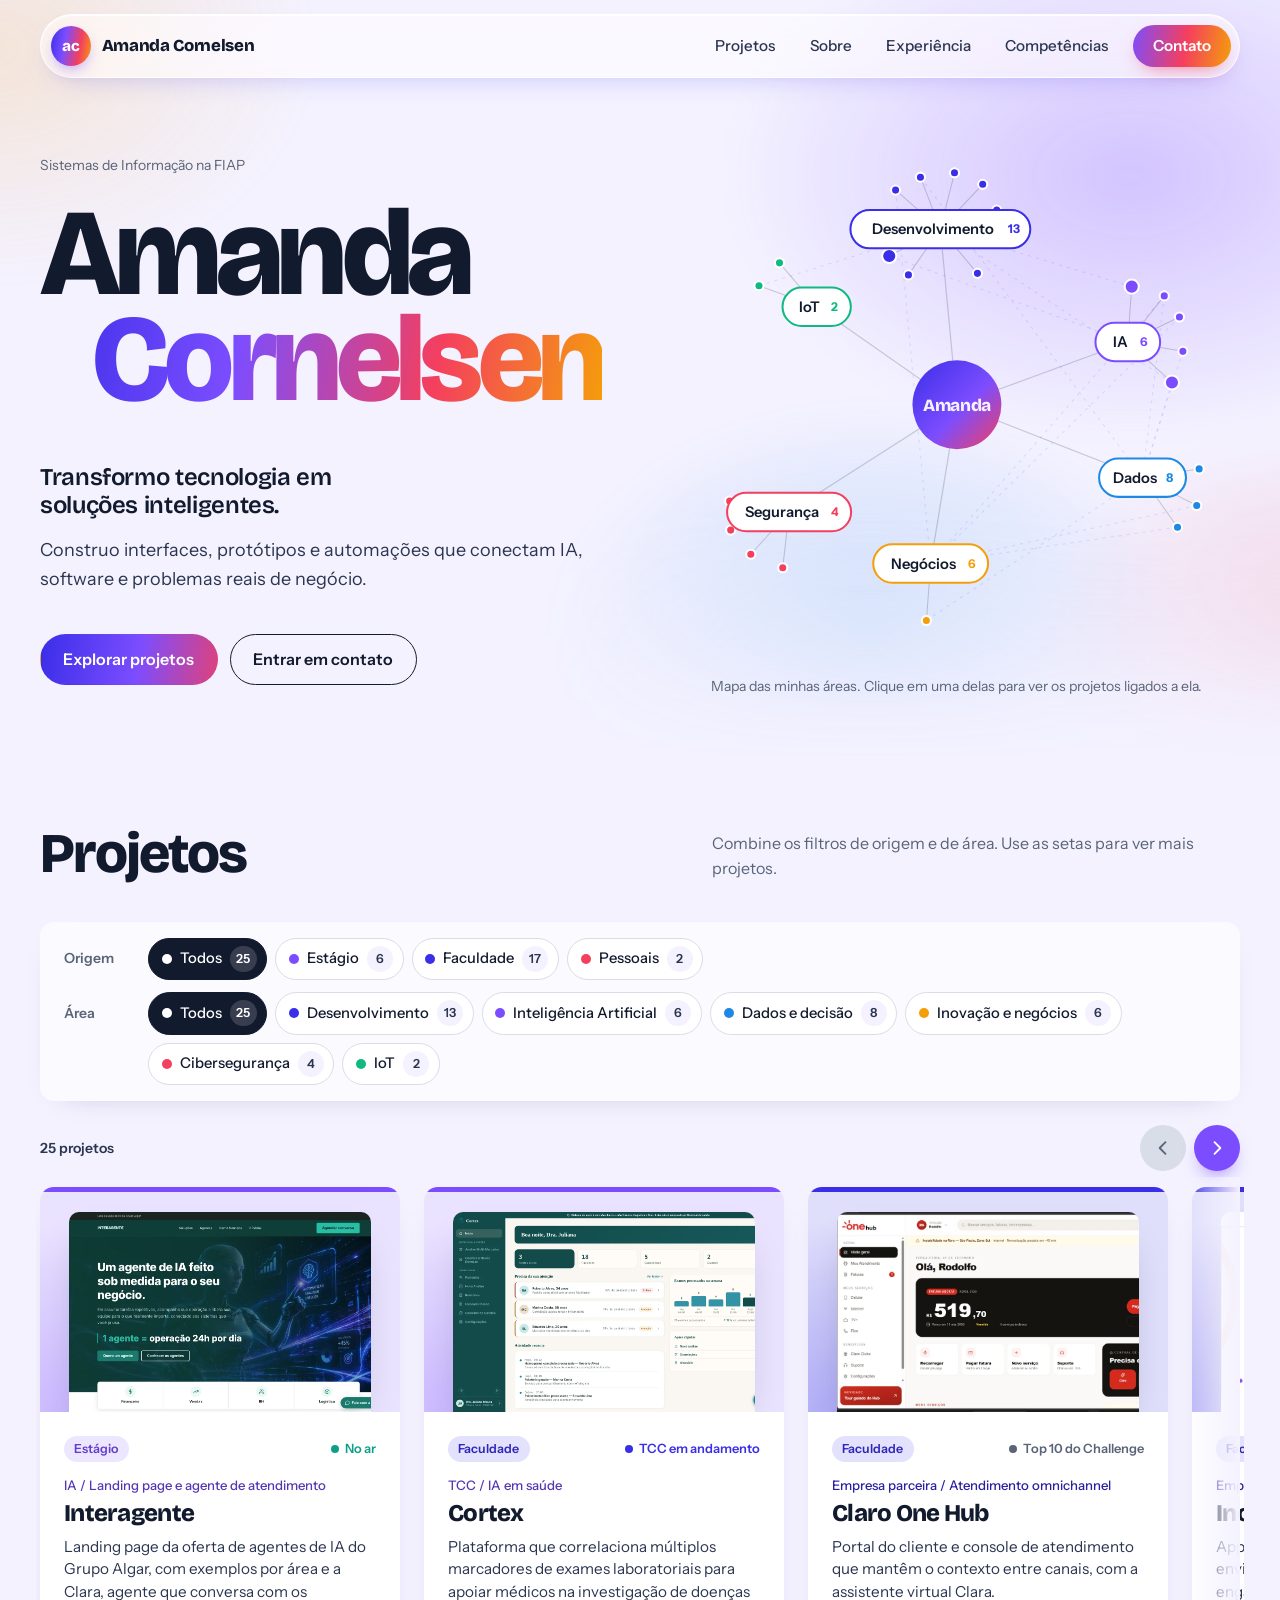
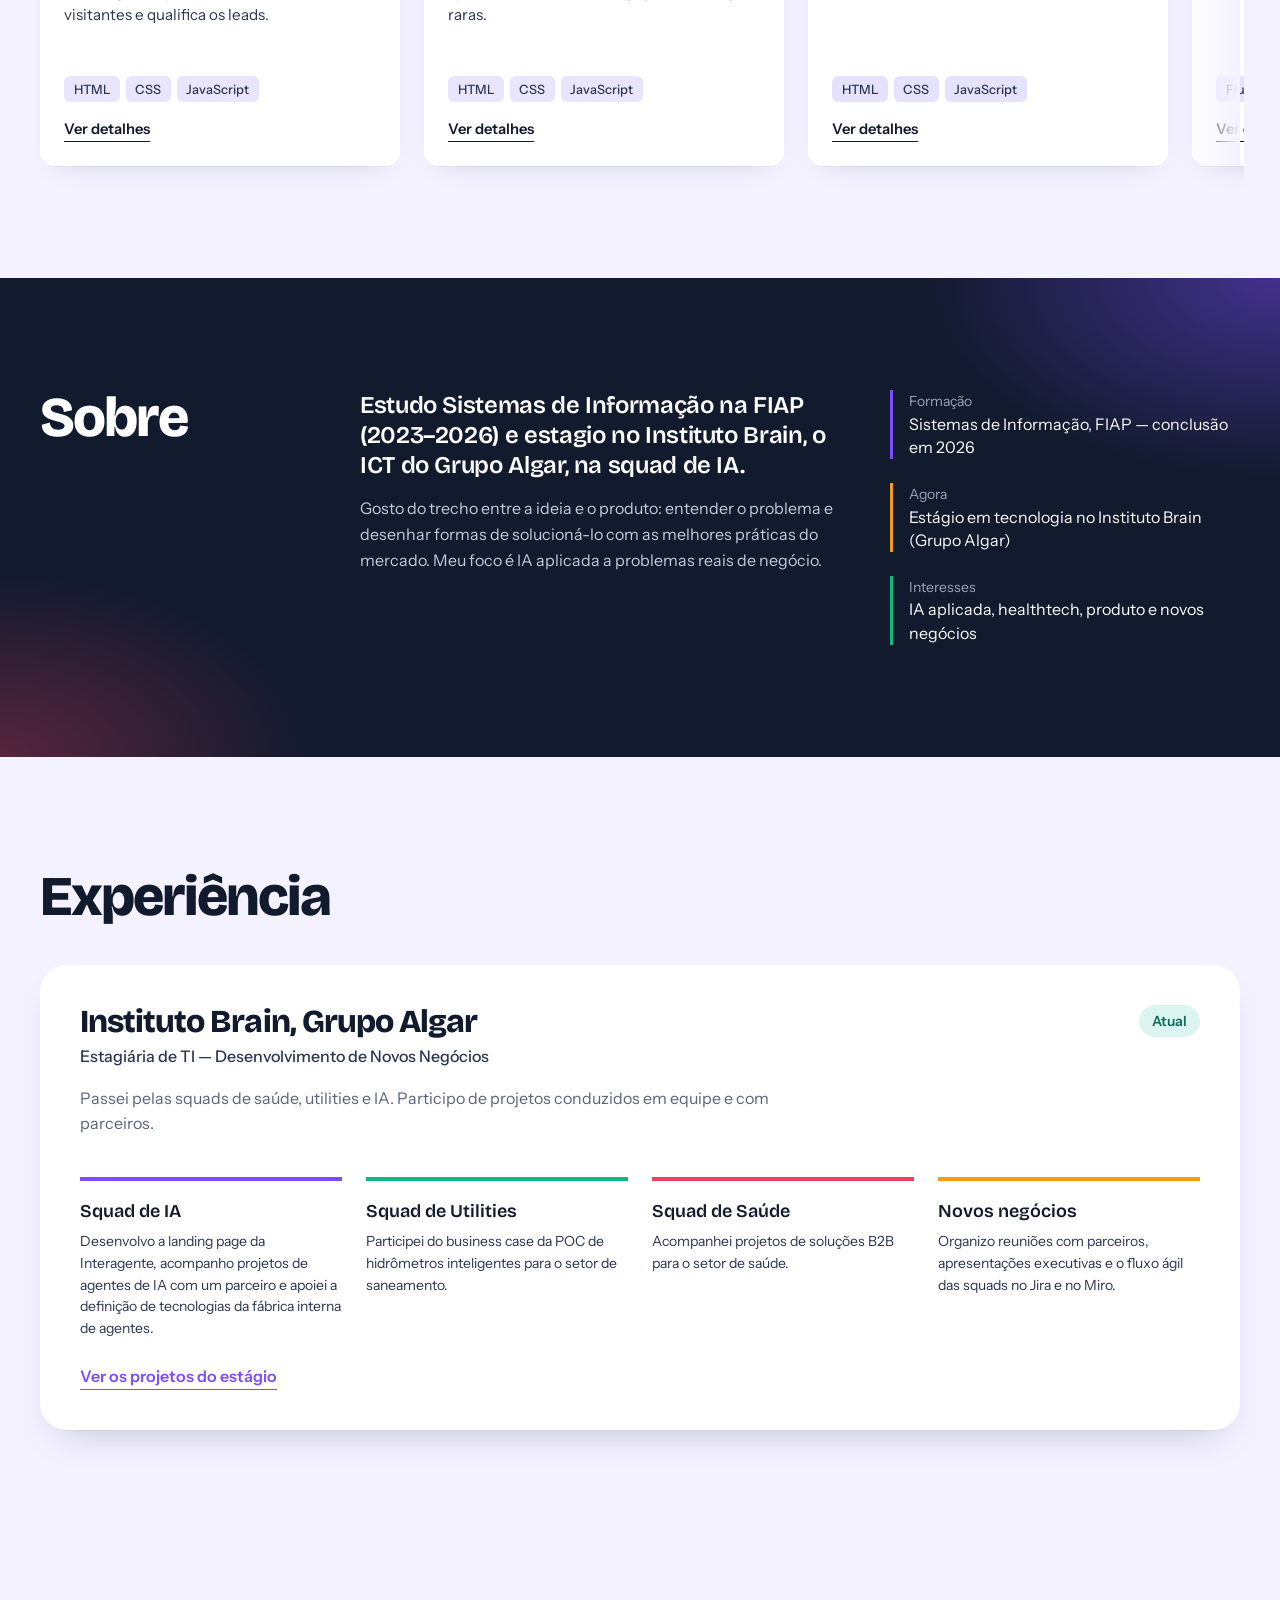
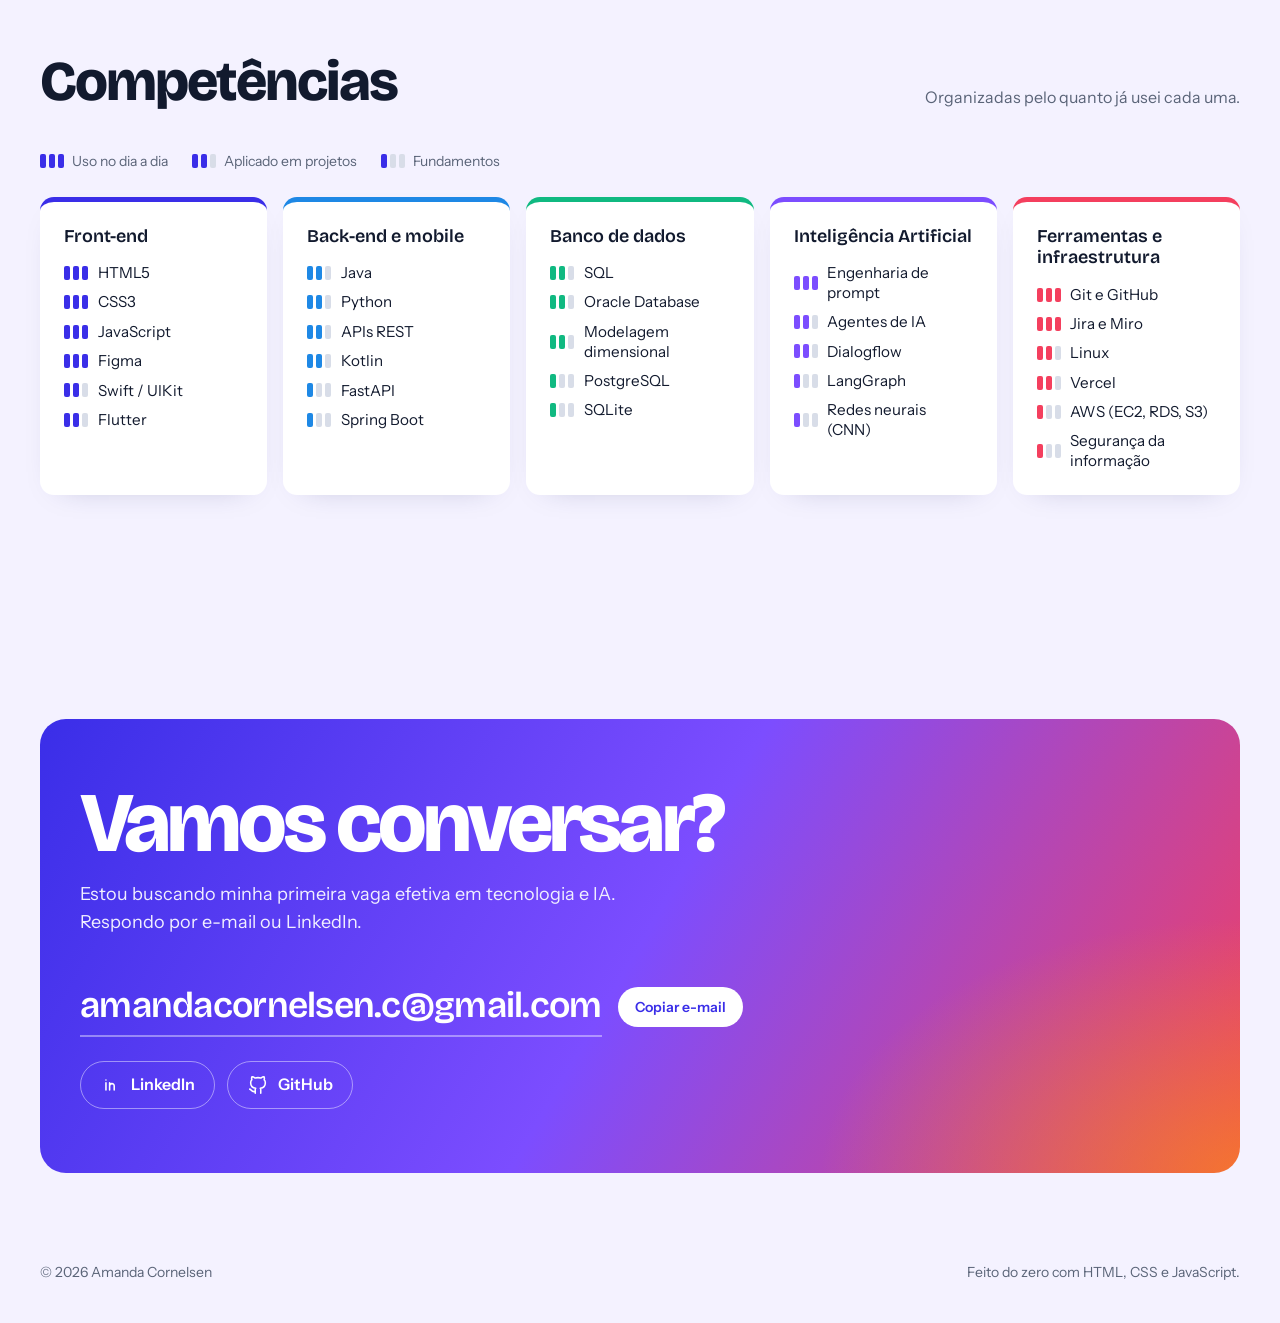
<file: index.html>
<!DOCTYPE html>
<html lang="pt-BR">
<head>
  <meta charset="UTF-8">
  <meta name="viewport" content="width=device-width, initial-scale=1">
  <title>Amanda Cornelsen — Portfólio</title>
  <meta name="description" content="Portfólio de Amanda Cornelsen: projetos de inteligência artificial, desenvolvimento web, dados, automação, cibersegurança e IoT.">
  <meta name="author" content="Amanda Cornelsen">
  <meta property="og:title" content="Amanda Cornelsen — Portfólio">
  <meta property="og:description" content="Projetos de IA, software e dados que conectam tecnologia a problemas reais.">
  <meta property="og:type" content="website">
  <meta name="theme-color" content="#F4F2FF">
  <link rel="icon" href="assets/icons/favicon.svg" type="image/svg+xml">

  <link rel="preconnect" href="https://fonts.googleapis.com">
  <link rel="preconnect" href="https://fonts.gstatic.com" crossorigin>
  <link href="https://fonts.googleapis.com/css2?family=Bricolage+Grotesque:opsz,wght@12..96,400;12..96,600;12..96,800&family=Instrument+Sans:wght@400;500;600&display=swap" rel="stylesheet">

  <link rel="stylesheet" href="css/style.css?v=20261103d">
  <link rel="stylesheet" href="css/components.css?v=20261103d">
  <link rel="stylesheet" href="css/responsive.css?v=20261103d">
</head>
<body>
  <a class="skip-link" href="#conteudo">Pular para o conteúdo</a>

  <header class="site-header" data-header>
    <div class="scroll-progress" aria-hidden="true" data-progress></div>
    <nav class="nav container" aria-label="Navegação principal">
      <a class="nav__brand" href="#inicio" aria-label="Amanda Cornelsen, início">
        <span class="nav__mark" aria-hidden="true">ac</span>
        <span class="nav__name">Amanda Cornelsen</span>
      </a>
      <button class="nav__toggle" type="button" aria-expanded="false" aria-controls="nav-menu" data-nav-toggle>
        <span class="nav__toggle-bar" aria-hidden="true"></span>
        <span class="visually-hidden">Abrir menu</span>
      </button>
      <ul class="nav__menu" id="nav-menu" data-nav-menu>
        <li><a class="nav__link" href="#projetos">Projetos</a></li>
        <li><a class="nav__link" href="#sobre">Sobre</a></li>
        <li><a class="nav__link" href="#experiencia">Experiência</a></li>
        <li><a class="nav__link" href="#competencias">Competências</a></li>
        <li><a class="nav__link nav__link--cta" href="#contato">Contato</a></li>
      </ul>
    </nav>
  </header>

  <main id="conteudo">
    <section class="hero" id="inicio" aria-labelledby="hero-title">
      <div class="container hero__grid">
        <div class="hero__copy">
          <p class="hero__role">Sistemas de Informação na FIAP</p>
          <h1 class="hero__title" id="hero-title">
            <span class="hero__first">Amanda</span>
            <span class="hero__last">Cornelsen</span>
          </h1>
          <p class="hero__tagline">Transformo tecnologia em soluções inteligentes.</p>
          <p class="hero__lead">Construo interfaces, protótipos e automações que conectam IA, software e problemas reais de negócio.</p>
          <div class="hero__actions">
            <a class="btn btn--primary" href="#projetos">Explorar projetos</a>
            <a class="btn btn--ghost" href="#contato">Entrar em contato</a>
          </div>
        </div>

        <figure class="hero__graph" aria-labelledby="graph-caption">
          <svg class="graph" viewBox="0 0 560 520" role="group" aria-label="Mapa de áreas de atuação. Selecione uma área para filtrar os projetos." data-graph></svg>
          <figcaption class="hero__graph-caption" id="graph-caption">
            Mapa das minhas áreas. Clique em uma delas para ver os projetos ligados a ela.
          </figcaption>
        </figure>
      </div>
    </section>

    <section class="section projects" id="projetos" aria-labelledby="projects-title">
      <div class="container">
        <div class="section__head">
          <h2 class="section__title" id="projects-title">Projetos</h2>
          <p class="section__intro">Combine os filtros de origem e de área. Use as setas para ver mais projetos.</p>
        </div>

        <div class="filter-panel">
          <div class="filter-row">
            <span class="filter-row__label" id="filter-origin-label">Origem</span>
            <div class="filters" role="toolbar" aria-labelledby="filter-origin-label" data-filters-origin></div>
          </div>
          <div class="filter-row">
            <span class="filter-row__label" id="filter-area-label">Área</span>
            <div class="filters" role="toolbar" aria-labelledby="filter-area-label" data-filters></div>
          </div>
        </div>

        <div class="carousel-bar">
          <p class="filters__status" aria-live="polite" data-filter-status></p>
          <div class="carousel__nav" data-carousel-nav>
            <button class="carousel__btn" type="button" data-carousel-prev aria-label="Ver projetos anteriores">
              <svg viewBox="0 0 24 24" width="20" height="20" aria-hidden="true"><path d="M15 5l-7 7 7 7" fill="none" stroke="currentColor" stroke-width="2.2" stroke-linecap="round" stroke-linejoin="round"/></svg>
            </button>
            <button class="carousel__btn" type="button" data-carousel-next aria-label="Ver mais projetos">
              <svg viewBox="0 0 24 24" width="20" height="20" aria-hidden="true"><path d="M9 5l7 7-7 7" fill="none" stroke="currentColor" stroke-width="2.2" stroke-linecap="round" stroke-linejoin="round"/></svg>
            </button>
          </div>
        </div>

        <div class="carousel" data-carousel>
          <div class="carousel__track" role="list" tabindex="0" aria-label="Projetos" data-carousel-track></div>
        </div>

        <div class="carousel-empty" data-carousel-empty hidden>
          <p>Nenhum projeto com essa combinação de filtros.</p>
          <button class="btn btn--ghost" type="button" data-clear-filters>Limpar filtros</button>
        </div>
      </div>
    </section>

    <section class="section about" id="sobre" aria-labelledby="about-title">
      <div class="container about__grid">
        <h2 class="section__title" id="about-title">Sobre</h2>
        <div class="about__body">
          <p class="about__lead">Estudo Sistemas de Informação na FIAP (2023–2026) e estagio no Instituto Brain, o ICT do Grupo Algar, na squad de IA.</p>
          <p>Gosto do trecho entre a ideia e o produto: entender o problema e desenhar formas de solucioná-lo com as melhores práticas do mercado. Meu foco é IA aplicada a problemas reais de negócio.</p>
        </div>
        <dl class="about__facts">
          <div class="fact">
            <dt>Formação</dt>
            <dd>Sistemas de Informação, FIAP — conclusão em 2026</dd>
          </div>
          <div class="fact">
            <dt>Agora</dt>
            <dd>Estágio em tecnologia no Instituto Brain (Grupo Algar)</dd>
          </div>
          <div class="fact">
            <dt>Interesses</dt>
            <dd>IA aplicada, healthtech, produto e novos negócios</dd>
          </div>
        </dl>
      </div>
    </section>

    <section class="section experience" id="experiencia" aria-labelledby="exp-title">
      <div class="container">
        <div class="section__head">
          <h2 class="section__title" id="exp-title">Experiência</h2>
        </div>

        <article class="job">
          <header class="job__head">
            <div>
              <h3 class="job__org">Instituto Brain, Grupo Algar</h3>
              <p class="job__role">Estagiária de TI — Desenvolvimento de Novos Negócios</p>
            </div>
            <span class="job__badge">Atual</span>
          </header>
          <p class="job__summary">Passei pelas squads de saúde, utilities e IA. Participo de projetos conduzidos em equipe e com parceiros.</p>
          <ul class="job__areas" data-exp-list></ul>
          <a class="job__link" href="#projetos" data-origin-link="estagio">Ver os projetos do estágio</a>
        </article>
      </div>
    </section>

    <section class="section skills" id="competencias" aria-labelledby="skills-title">
      <div class="container">
        <div class="section__head">
          <h2 class="section__title" id="skills-title">Competências</h2>
          <p class="section__intro">Organizadas pelo quanto já usei cada uma.</p>
        </div>
        <ul class="skills__legend" aria-label="Legenda de familiaridade" data-skill-legend></ul>
        <div class="skills__grid" data-skill-grid></div>
      </div>
    </section>

    <section class="section contact" id="contato" aria-labelledby="contact-title">
      <div class="container contact__inner">
        <h2 class="contact__title" id="contact-title">Vamos conversar?</h2>
        <p class="contact__lead">Estou buscando minha primeira vaga efetiva em tecnologia e IA. Respondo por e-mail ou LinkedIn.</p>
        <div class="contact__email">
          <a class="contact__address" data-contact-email href="#"></a>
          <button class="btn btn--small" type="button" data-copy-email>Copiar e-mail</button>
          <span class="contact__feedback" role="status" aria-live="polite" data-copy-feedback></span>
        </div>
        <ul class="contact__links" data-contact-links></ul>
      </div>
    </section>
  </main>

  <footer class="site-footer">
    <div class="container site-footer__inner">
      <p>© <span data-year></span> Amanda Cornelsen</p>
      <p>Feito do zero com HTML, CSS e JavaScript.</p>
    </div>
  </footer>

  <dialog class="project-modal" aria-labelledby="modal-title" data-modal>
    <div class="project-modal__inner">
      <button class="project-modal__close" type="button" aria-label="Fechar detalhes" data-modal-close>
        <svg viewBox="0 0 24 24" width="20" height="20" aria-hidden="true"><path d="M6 6l12 12M18 6L6 18" stroke="currentColor" stroke-width="2" stroke-linecap="round"/></svg>
      </button>
      <div class="project-modal__content" data-modal-content></div>
    </div>
  </dialog>

  <script src="js/config.js?v=20261103d"></script>
  <script src="js/projects.js?v=20261103d"></script>
  <script src="js/visuals.js?v=20261103d"></script>
  <script src="js/interactions.js?v=20261103d"></script>
  <script src="js/main.js?v=20261103d"></script>
</body>
</html>
</file>
<file: css/style.css>
:root {
  --mist: #f4f2ff;
  --paper: #ffffff;
  --ink: #121a2e;
  --ink-soft: #2b3550;
  --slate: #5a6478;
  --line: #d8dde8;
  --cobalt: #3a2ee8;
  --cobalt-soft: #e6e4ff;
  --violet: #7c4dff;
  --sky: #1e88e5;
  --sun: #f59e0b;
  --coral: #f43f5e;
  --mint: #10b981;
  --rainbow: linear-gradient(100deg, #3a2ee8 0%, #7c4dff 35%, #f43f5e 70%, #f59e0b 100%);
  --signal: #0e9f88;
  --amber: #b97b06;
  --screen: #161c2c;

  --font-display: 'Bricolage Grotesque', 'Segoe UI', system-ui, sans-serif;
  --font-body: 'Instrument Sans', 'Segoe UI', system-ui, sans-serif;
  --step--1: 0.875rem;
  --step-0: 1rem;
  --step-1: 1.125rem;
  --step-2: 1.5rem;
  --step-3: 2rem;
  --step-4: clamp(2.25rem, 4vw + 1rem, 3.5rem);
  --step-hero: clamp(3.5rem, 9vw + 0.5rem, 8.5rem);

  --space-1: 0.5rem;
  --space-2: 1rem;
  --space-3: 1.5rem;
  --space-4: 2.5rem;
  --space-5: 4rem;
  --space-6: 7rem;
  --radius-s: 6px;
  --radius-m: 14px;
  --radius-l: 26px;
  --container: 1200px;
  --header-h: 64px;

  --ease: cubic-bezier(0.2, 0.7, 0.2, 1);
  --shadow-card: 0 1px 0 rgba(18, 26, 46, 0.04), 0 18px 40px -24px rgba(29, 35, 92, 0.35);
}

*,
*::before,
*::after {
  box-sizing: border-box;
}

html {
  scroll-behavior: smooth;
  scroll-padding-top: calc(var(--header-h) + 32px);
  -webkit-text-size-adjust: 100%;
}

body {
  margin: 0;
  font-family: var(--font-body);
  font-size: var(--step-0);
  line-height: 1.6;
  color: var(--ink);
  background: var(--mist);
  -webkit-font-smoothing: antialiased;
  text-rendering: optimizeLegibility;
}

body.menu-open,
body.modal-open {
  overflow: hidden;
}

img,
svg {
  display: block;
  max-width: 100%;
}

h1,
h2,
h3,
h4,
p,
ul,
dl,
dd,
figure {
  margin: 0;
}

ul {
  padding: 0;
  list-style: none;
}

a {
  color: inherit;
}

button {
  font: inherit;
  color: inherit;
  cursor: pointer;
}

:focus-visible {
  outline: 3px solid var(--cobalt);
  outline-offset: 3px;
  border-radius: 4px;
}

.visually-hidden {
  position: absolute !important;
  width: 1px;
  height: 1px;
  overflow: hidden;
  clip: rect(0 0 0 0);
  white-space: nowrap;
}

.skip-link {
  position: absolute;
  left: var(--space-2);
  top: -60px;
  z-index: 100;
  padding: 0.6rem 1rem;
  background: var(--ink);
  color: var(--paper);
  border-radius: var(--radius-s);
  text-decoration: none;
}

.skip-link:focus {
  top: var(--space-2);
}

.container {
  width: min(100% - 2.5rem, var(--container));
  margin-inline: auto;
}

.site-header {
  position: fixed;
  inset: 14px 0 auto;
  z-index: 50;
  pointer-events: none;
}

.scroll-progress {
  position: fixed;
  inset: 0 0 auto;
  height: 3px;
  background: var(--rainbow);
  transform: scaleX(0);
  transform-origin: left;
}

.nav {
  position: relative;
  display: flex;
  align-items: center;
  justify-content: space-between;
  height: var(--header-h);
  padding: 0 0.55rem 0 0.7rem;
  border-radius: 999px;
  pointer-events: auto;
  transition: box-shadow 0.3s var(--ease);
}

.nav::before {
  content: '';
  position: absolute;
  inset: 0;
  z-index: -1;
  border-radius: inherit;
  background: rgba(255, 255, 255, 0.55);
  border: 1px solid rgba(255, 255, 255, 0.8);
  backdrop-filter: blur(16px) saturate(160%);
  -webkit-backdrop-filter: blur(16px) saturate(160%);
  box-shadow: 0 1px 0 rgba(255, 255, 255, 0.9) inset, 0 12px 30px -18px rgba(58, 46, 232, 0.35);
  transition: background-color 0.3s var(--ease), box-shadow 0.3s var(--ease);
}

.site-header.is-scrolled .nav::before {
  background: rgba(255, 255, 255, 0.82);
  box-shadow: 0 1px 0 rgba(255, 255, 255, 0.9) inset, 0 18px 40px -16px rgba(58, 46, 232, 0.4);
}

.nav__brand {
  display: flex;
  align-items: center;
  gap: 0.65rem;
  text-decoration: none;
  font-family: var(--font-display);
  font-weight: 800;
  font-size: 1.05rem;
  letter-spacing: -0.02em;
}

.nav__mark {
  display: grid;
  place-items: center;
  width: 40px;
  height: 40px;
  border-radius: 50%;
  background: var(--rainbow);
  color: var(--paper);
  font-family: var(--font-display);
  font-weight: 800;
  font-size: 0.95rem;
  letter-spacing: -0.02em;
  box-shadow: 0 6px 16px -6px rgba(124, 77, 255, 0.7);
  transition: transform 0.4s var(--ease);
}

.nav__brand:hover .nav__mark {
  transform: rotate(-12deg) scale(1.06);
}

.nav__menu {
  display: flex;
  align-items: center;
  gap: 0.15rem;
}

.nav__link {
  position: relative;
  display: block;
  padding: 0.55rem 1rem;
  border-radius: 999px;
  text-decoration: none;
  font-size: 0.95rem;
  font-weight: 500;
  color: var(--ink-soft);
  transition: background-color 0.2s, color 0.2s;
}

.nav__link:hover {
  color: var(--ink);
  background: rgba(124, 77, 255, 0.08);
}

.nav__link.is-active {
  color: var(--violet);
  background: rgba(124, 77, 255, 0.12);
}

.nav__link--cta {
  margin-left: 0.4rem;
  padding-inline: 1.25rem;
  background: var(--rainbow);
  background-size: 160% 100%;
  color: var(--paper);
  font-weight: 600;
  box-shadow: 0 8px 20px -10px rgba(244, 63, 94, 0.8);
  transition: background-position 0.4s var(--ease), transform 0.2s var(--ease);
}

.nav__link--cta:hover,
.nav__link--cta.is-active {
  color: var(--paper);
  background: var(--rainbow);
  background-size: 160% 100%;
  background-position: 100% 0;
}

.nav__toggle {
  display: none;
}

.hero {
  position: relative;
  padding: calc(var(--header-h) + var(--space-5) + 14px) 0 var(--space-5);
  overflow: hidden;
  isolation: isolate;
}

.hero::before {
  content: '';
  position: absolute;
  inset: -10% -10% 0;
  z-index: -1;
  background:
    radial-gradient(38% 45% at 82% 30%, rgba(124, 77, 255, 0.28), transparent 70%),
    radial-gradient(30% 40% at 65% 85%, rgba(30, 136, 229, 0.22), transparent 70%),
    radial-gradient(28% 35% at 95% 85%, rgba(244, 63, 94, 0.2), transparent 70%),
    radial-gradient(30% 40% at 8% 15%, rgba(245, 158, 11, 0.16), transparent 70%);
  filter: blur(10px);
  -webkit-mask-image: linear-gradient(black 70%, transparent);
  mask-image: linear-gradient(black 70%, transparent);
}

.hero__grid {
  display: grid;
  grid-template-columns: minmax(0, 1.05fr) minmax(0, 1fr);
  align-items: center;
  gap: var(--space-4);
}

.hero__role {
  color: var(--slate);
  font-size: var(--step--1);
  margin-bottom: var(--space-3);
}

.hero__title {
  font-family: var(--font-display);
  font-size: var(--step-hero);
  font-weight: 800;
  line-height: 0.86;
  letter-spacing: -0.045em;
  font-variation-settings: 'opsz' 96;
}

.hero__first {
  display: block;
}

.hero__last {
  display: inline-block;
}

.hero__last {
  padding-left: 0.42em;
  padding-bottom: 0.08em;
  background: var(--rainbow);
  -webkit-background-clip: text;
  background-clip: text;
  color: transparent;
}

.hero__tagline {
  margin-top: var(--space-4);
  font-family: var(--font-display);
  font-size: var(--step-2);
  font-weight: 600;
  line-height: 1.2;
  letter-spacing: -0.015em;
  max-width: 22ch;
}

.hero__lead {
  margin-top: var(--space-2);
  max-width: 46ch;
  color: var(--ink-soft);
  font-size: var(--step-1);
}

.hero__actions {
  display: flex;
  flex-wrap: wrap;
  gap: 0.75rem;
  margin-top: var(--space-4);
}

.hero__graph {
  position: relative;
}

.hero__graph-caption {
  margin-top: var(--space-1);
  text-align: center;
  font-size: var(--step--1);
  color: var(--slate);
}

.is-ready .hero__first,
.is-ready .hero__last,
.is-ready .hero__tagline,
.is-ready .hero__lead,
.is-ready .hero__actions,
.is-ready .hero__graph {
  animation: rise 0.9s var(--ease) both;
}

.is-ready .hero__last { animation-delay: 0.08s; }
.is-ready .hero__tagline { animation-delay: 0.2s; }
.is-ready .hero__lead { animation-delay: 0.28s; }
.is-ready .hero__actions { animation-delay: 0.36s; }
.is-ready .hero__graph { animation: fade 1.4s var(--ease) 0.25s both; }

@keyframes rise {
  from { opacity: 0; transform: translateY(18px); }
  to { opacity: 1; transform: none; }
}

@keyframes fade {
  from { opacity: 0; transform: scale(0.96); }
  to { opacity: 1; transform: none; }
}

.section {
  padding: var(--space-6) 0;
}

.section__head {
  display: flex;
  flex-wrap: wrap;
  align-items: flex-end;
  justify-content: space-between;
  gap: var(--space-2) var(--space-4);
  margin-bottom: var(--space-4);
}

.section__title {
  font-family: var(--font-display);
  font-size: var(--step-4);
  font-weight: 800;
  line-height: 1;
  letter-spacing: -0.035em;
}

.section__intro {
  max-width: 48ch;
  color: var(--slate);
}

.projects {
  padding-top: var(--space-5);
}

.projects__note {
  margin-top: var(--space-4);
  font-size: var(--step--1);
  color: var(--slate);
  max-width: 70ch;
}

.about {
  position: relative;
  background:
    radial-gradient(40% 60% at 100% 0%, rgba(124, 77, 255, 0.45), transparent 70%),
    radial-gradient(35% 55% at 0% 100%, rgba(244, 63, 94, 0.3), transparent 70%),
    var(--ink);
  color: var(--mist);
}

.about__grid {
  display: grid;
  grid-template-columns: minmax(0, 0.8fr) minmax(0, 1.4fr) minmax(0, 1fr);
  gap: var(--space-4);
  align-items: start;
}

.about .section__title {
  color: var(--paper);
}

.about__body {
  display: grid;
  gap: var(--space-2);
  color: #c4cbe0;
  max-width: 54ch;
}

.about__lead {
  font-family: var(--font-display);
  font-size: var(--step-2);
  font-weight: 600;
  line-height: 1.25;
  letter-spacing: -0.015em;
  color: var(--paper);
}

.about__facts {
  display: grid;
  gap: var(--space-3);
}

.fact {
  padding-left: var(--space-2);
  border-left: 3px solid var(--violet);
}

.fact:nth-child(2) { border-color: var(--sun); }
.fact:nth-child(3) { border-color: var(--mint); }

.fact dt {
  font-size: var(--step--1);
  color: #9aa3bd;
}

.fact dd {
  color: var(--paper);
  line-height: 1.45;
}

.job {
  padding: var(--space-4);
  background: var(--paper);
  border-radius: var(--radius-l);
  box-shadow: var(--shadow-card);
}

.job__head {
  display: flex;
  justify-content: space-between;
  align-items: flex-start;
  gap: var(--space-2);
}

.job__org {
  font-family: var(--font-display);
  font-size: var(--step-3);
  font-weight: 800;
  letter-spacing: -0.03em;
  line-height: 1.05;
}

.job__role {
  margin-top: 0.35rem;
  color: var(--ink-soft);
  font-weight: 500;
}

.job__badge {
  flex-shrink: 0;
  padding: 0.3rem 0.8rem;
  border-radius: 999px;
  background: #dcf5f0;
  color: #0a6d5d;
  font-size: var(--step--1);
  font-weight: 600;
}

.job__summary {
  margin-top: var(--space-2);
  max-width: 66ch;
  color: var(--slate);
}

.job__areas {
  display: grid;
  grid-template-columns: repeat(4, minmax(0, 1fr));
  gap: var(--space-3);
  margin-top: var(--space-4);
}

.area {
  padding-top: var(--space-2);
  border-top: 4px solid var(--violet);
}

.area:nth-child(2) { border-color: var(--mint); }
.area:nth-child(3) { border-color: var(--coral); }
.area:nth-child(4) { border-color: var(--sun); }

.area__title {
  font-family: var(--font-display);
  font-size: var(--step-1);
  font-weight: 600;
  margin-bottom: 0.35rem;
}

.area p {
  font-size: var(--step--1);
  color: var(--ink-soft);
  line-height: 1.55;
}

.skills__legend {
  display: flex;
  flex-wrap: wrap;
  gap: var(--space-1) var(--space-3);
  margin-bottom: var(--space-3);
  font-size: var(--step--1);
  color: var(--slate);
}

.skills__legend li {
  display: flex;
  align-items: center;
  gap: 0.5rem;
}

.skills__grid {
  display: grid;
  grid-template-columns: repeat(5, minmax(0, 1fr));
  gap: var(--space-2);
}

.skill-group {
  --c: var(--cobalt);
  padding: var(--space-3);
  background: var(--paper);
  border-radius: var(--radius-m);
  border-top: 5px solid var(--c);
  box-shadow: 0 10px 30px -22px rgba(29, 35, 92, 0.35);
}

.skill-group:nth-child(2) { --c: var(--sky); }
.skill-group:nth-child(3) { --c: var(--mint); }
.skill-group:nth-child(4) { --c: var(--violet); }
.skill-group:nth-child(5) { --c: var(--coral); }

.skill-group__title {
  font-family: var(--font-display);
  font-size: var(--step-1);
  font-weight: 600;
  margin-bottom: var(--space-2);
  line-height: 1.2;
}

.skill-group__list {
  display: grid;
  gap: 0.6rem;
}

.skill {
  display: flex;
  align-items: center;
  gap: 0.6rem;
  font-size: 0.95rem;
  line-height: 1.3;
}

.contact {
  padding-bottom: var(--space-5);
}

.contact__inner {
  padding: var(--space-5) var(--space-4);
  border-radius: var(--radius-l);
  background:
    radial-gradient(50% 80% at 100% 100%, rgba(245, 158, 11, 0.55), transparent 70%),
    linear-gradient(120deg, #3a2ee8 0%, #7c4dff 50%, #f43f5e 100%);
  color: var(--paper);
  text-align: left;
}

.contact__title {
  font-family: var(--font-display);
  font-size: clamp(2.5rem, 6vw + 0.5rem, 5.5rem);
  font-weight: 800;
  line-height: 0.95;
  letter-spacing: -0.045em;
}

.contact__lead {
  margin-top: var(--space-2);
  max-width: 48ch;
  color: #f1efff;
  font-size: var(--step-1);
}

.contact__email {
  display: flex;
  flex-wrap: wrap;
  align-items: center;
  gap: var(--space-2);
  margin-top: var(--space-4);
}

.contact__address {
  font-family: var(--font-display);
  font-size: clamp(1.25rem, 2.5vw + 0.5rem, 2.25rem);
  font-weight: 600;
  letter-spacing: -0.02em;
  text-decoration: none;
  border-bottom: 2px solid rgba(255, 255, 255, 0.4);
  word-break: break-all;
}

.contact__address:hover {
  border-color: var(--paper);
}

.contact__feedback {
  font-size: var(--step--1);
  color: #dcdaff;
}

.contact__links {
  display: flex;
  flex-wrap: wrap;
  gap: 0.75rem;
  margin-top: var(--space-3);
}

.site-footer {
  padding: var(--space-3) 0 var(--space-4);
  font-size: var(--step--1);
  color: var(--slate);
}

.site-footer__inner {
  display: flex;
  flex-wrap: wrap;
  justify-content: space-between;
  gap: var(--space-1);
}

@media (prefers-reduced-motion: reduce) {
  html {
    scroll-behavior: auto;
  }

  *,
  *::before,
  *::after {
    animation-duration: 0.01ms !important;
    animation-iteration-count: 1 !important;
    transition-duration: 0.01ms !important;
  }
}
</file>
<file: css/components.css>
.btn {
  display: inline-flex;
  align-items: center;
  justify-content: center;
  gap: 0.5rem;
  min-height: 48px;
  padding: 0.75rem 1.4rem;
  border: 1.5px solid transparent;
  border-radius: 999px;
  font-weight: 600;
  text-decoration: none;
  transition: transform 0.2s var(--ease), background-color 0.2s, color 0.2s, border-color 0.2s;
}

.btn:active {
  transform: scale(0.97);
}

.btn--primary {
  background: var(--ink);
  color: var(--paper);
}

.btn--primary {
  background: var(--rainbow);
  background-size: 160% 100%;
  background-position: 0 0;
  transition: background-position 0.4s var(--ease), transform 0.2s var(--ease);
}

.btn--primary:hover {
  background-position: 100% 0;
}

.btn--ghost {
  border-color: var(--ink);
  background: transparent;
}

.btn--ghost:hover {
  background: var(--ink);
  color: var(--paper);
}

.btn--small {
  min-height: 40px;
  padding: 0.45rem 1rem;
  font-size: var(--step--1);
  background: var(--paper);
  color: var(--cobalt);
}

.btn--small:hover {
  background: var(--ink);
  color: var(--paper);
}

.chips {
  display: flex;
  flex-wrap: wrap;
  gap: 0.35rem;
}

.chips li {
  padding: 0.2rem 0.6rem;
  border-radius: var(--radius-s);
  background: color-mix(in srgb, var(--accent, #3a2ee8) 8%, var(--mist));
  color: var(--ink-soft);
  font-size: 0.8rem;
  font-weight: 500;
  line-height: 1.5;
}

.status {
  display: inline-flex;
  align-items: center;
  gap: 0.4rem;
  flex-shrink: 0;
  font-size: 0.8rem;
  font-weight: 600;
  white-space: nowrap;
}

.status::before {
  content: '';
  width: 8px;
  height: 8px;
  border-radius: 50%;
  background: currentColor;
}

.status--live { color: var(--signal); }
.status--progress { color: var(--cobalt); }
.status--academic { color: var(--slate); }

.status--concept {
  color: var(--amber);
}

.status--concept::before {
  background: transparent;
  border: 1.5px dashed currentColor;
}

.level {
  display: inline-flex;
  gap: 3px;
  flex-shrink: 0;
}

.level i {
  width: 6px;
  height: 14px;
  border-radius: 2px;
  background: var(--line);
}

.level--1 i:nth-child(-n + 1),
.level--2 i:nth-child(-n + 2),
.level--3 i:nth-child(-n + 3) {
  background: var(--c, var(--cobalt));
}

.filters {
  display: flex;
  flex-wrap: wrap;
  gap: 0.5rem;
}

.filter {
  display: inline-flex;
  align-items: center;
  gap: 0.5rem;
  min-height: 42px;
  padding: 0.45rem 0.6rem 0.45rem 1rem;
  border: 1.5px solid var(--line);
  border-radius: 999px;
  background: var(--paper);
  font-size: 0.92rem;
  font-weight: 500;
  transition: border-color 0.2s, background-color 0.2s, color 0.2s;
}

.filter::before {
  content: '';
  width: 10px;
  height: 10px;
  margin-left: -0.2rem;
  border-radius: 50%;
  background: var(--c);
}

.filter[data-filter='all']::before {
  background: conic-gradient(#3a2ee8, #7c4dff, #1e88e5, #10b981, #f59e0b, #f43f5e, #3a2ee8);
}

.filter:hover {
  border-color: var(--c);
}

.filter[aria-pressed='true'] {
  background: var(--c);
  border-color: var(--c);
  color: var(--paper);
}

.filter[aria-pressed='true']::before {
  background: var(--paper);
}

.filter__count {
  display: grid;
  place-items: center;
  min-width: 26px;
  height: 26px;
  padding: 0 0.4rem;
  border-radius: 999px;
  background: var(--mist);
  color: var(--ink-soft);
  font-size: 0.78rem;
  font-weight: 600;
}

.filter[aria-pressed='true'] .filter__count {
  background: rgba(255, 255, 255, 0.16);
  color: var(--paper);
}

.filters__status {
  min-height: 1.6em;
  margin: var(--space-2) 0 var(--space-1);
  font-size: var(--step--1);
  color: var(--slate);
}

.graph {
  width: 100%;
  height: auto;
  overflow: visible;
  font-family: var(--font-body);
}

.graph__spoke {
  stroke: var(--ink);
  stroke-opacity: 0.18;
  stroke-width: 1.2;
}

.graph__cross {
  stroke: var(--cobalt);
  stroke-opacity: 0.12;
  stroke-width: 1;
  stroke-dasharray: 3 5;
  transition: stroke-opacity 0.25s;
}

.graph__leaf-line {
  stroke: var(--ink);
  stroke-opacity: 0.2;
  stroke-width: 1;
  transition: stroke-opacity 0.25s;
}

.graph__leaf {
  fill: var(--c);
  stroke: var(--paper);
  stroke-width: 2;
  transition: transform 0.25s;
}

.graph__core circle {
  fill: url(#core-gradient);
}

.graph__core text {
  fill: var(--mist);
  font-family: var(--font-display);
  font-size: 17px;
  font-weight: 800;
  letter-spacing: -0.02em;
}

.graph__area {
  cursor: pointer;
  outline: none;
}

.graph__area rect {
  fill: var(--paper);
  stroke: var(--c);
  stroke-width: 2;
  transition: fill 0.2s;
}

.graph__area text {
  fill: var(--ink);
  font-size: 14.5px;
  font-weight: 600;
  pointer-events: none;
}

.graph__area .graph__count {
  fill: var(--c);
  font-size: 12px;
  font-weight: 700;
}

.graph__area:hover rect,
.graph__area:focus-visible rect {
  fill: var(--c);
}

.graph__area:hover text,
.graph__area:focus-visible text {
  fill: var(--paper);
}

.graph__area:focus-visible rect {
  stroke: var(--ink);
  stroke-width: 3;
}

.graph[class*='is-focus-'] .graph__leaf-line,
.graph[class*='is-focus-'] .graph__cross {
  stroke-opacity: 0.06;
}

.graph[class*='is-focus-'] .graph__leaf {
  opacity: 0.25;
}

.is-focus-ia .of-ia.graph__leaf,
.is-focus-dev .of-dev.graph__leaf,
.is-focus-dados .of-dados.graph__leaf,
.is-focus-negocios .of-negocios.graph__leaf,
.is-focus-seguranca .of-seguranca.graph__leaf,
.is-focus-iot .of-iot.graph__leaf {
  opacity: 1;
}

.is-focus-ia .of-ia:is(.graph__leaf-line, .graph__cross),
.is-focus-dev .of-dev:is(.graph__leaf-line, .graph__cross),
.is-focus-dados .of-dados:is(.graph__leaf-line, .graph__cross),
.is-focus-automacao .of-automacao:is(.graph__leaf-line, .graph__cross),
.is-focus-seguranca .of-seguranca:is(.graph__leaf-line, .graph__cross),
.is-focus-negocios .of-negocios:is(.graph__leaf-line, .graph__cross),
.is-focus-iot .of-iot:is(.graph__leaf-line, .graph__cross) {
  stroke: var(--ink);
  stroke-opacity: 0.45;
}

.card {
  position: relative;
  display: flex;
  flex-direction: column;
  flex: 0 0 360px;
  border-radius: var(--radius-m);
  background: var(--paper);
  overflow: hidden;
  scroll-snap-align: start;
  box-shadow: 0 1px 0 rgba(18, 26, 46, 0.04), 0 10px 30px -22px rgba(29, 35, 92, 0.35);
  transition: transform 0.3s var(--ease), box-shadow 0.3s var(--ease);
}

.card[hidden] {
  display: none;
}


.card::before {
  content: '';
  position: absolute;
  inset: 0 0 auto;
  z-index: 1;
  height: 5px;
  background: var(--accent);
}

.card:hover {
  transform: translateY(-4px);
  box-shadow: 0 24px 50px -24px color-mix(in srgb, var(--accent) 70%, transparent);
}

.card--text {
  background:
    radial-gradient(circle at 105% -10%, color-mix(in srgb, var(--accent) 28%, transparent) 0 32%, transparent 33%),
    color-mix(in srgb, var(--accent) 7%, var(--paper));
}

.card--text .card__body {
  gap: 0.75rem;
  padding: var(--space-4) var(--space-3) var(--space-3);
}

.card--text .card__title {
  font-size: clamp(1.5rem, 1.2vw + 1rem, 1.85rem);
}

.card__visual {
  position: relative;
  aspect-ratio: 16 / 10;
  padding: 7% 8% 0;
  background:
    radial-gradient(circle at 15% 110%, color-mix(in srgb, var(--accent) 35%, transparent), transparent 55%),
    color-mix(in srgb, var(--accent) 16%, var(--paper));
  overflow: hidden;
}

.card__body {
  gap: 0.75rem;
  padding: var(--space-4) var(--space-3) var(--space-3);
}

.card--text .card__title {
  font-size: clamp(1.5rem, 1.2vw + 1rem, 1.85rem);
}

.card__visual {
  position: relative;
  aspect-ratio: 16 / 10;
  padding: 7% 8% 0;
  background:
    radial-gradient(circle at 15% 110%, color-mix(in srgb, var(--accent) 35%, transparent), transparent 55%),
    color-mix(in srgb, var(--accent) 16%, var(--paper));
  overflow: hidden;
}

.card__body {
  display: flex;
  flex-direction: column;
  gap: 0.6rem;
  padding: var(--space-3);
  flex: 1;
}

.card__meta {
  display: flex;
  flex-wrap: wrap;
  align-items: center;
  justify-content: space-between;
  gap: 0.4rem 1rem;
}

.card__kind {
  padding: 0.2rem 0.65rem;
  border-radius: 999px;
  background: color-mix(in srgb, var(--accent) 14%, white);
  color: color-mix(in srgb, var(--accent) 75%, black);
  font-size: 0.78rem;
  font-weight: 600;
}

.card__title {
  font-family: var(--font-display);
  font-size: var(--step-2);
  font-weight: 800;
  line-height: 1.05;
  letter-spacing: -0.03em;
}


.card__text {
  color: var(--ink-soft);
  font-size: 0.95rem;
  line-height: 1.5;
  max-width: 56ch;
}

.card .chips {
  margin-top: auto;
  padding-top: 0.4rem;
}

.card__open {
  align-self: flex-start;
  margin-top: 0.4rem;
  padding: 0;
  border: 0;
  background: none;
  font-weight: 600;
  font-size: 0.92rem;
  color: var(--ink);
  border-bottom: 1.5px solid currentColor;
}

.card__open::after {
  content: '';
  position: absolute;
  inset: 0;
  border-radius: inherit;
}

.card:hover .card__open {
  color: color-mix(in srgb, var(--accent) 80%, black);
}

.card__open:focus-visible {
  outline: none;
}

.card:has(.card__open:focus-visible) {
  outline: 3px solid var(--cobalt);
  outline-offset: 3px;
}

.social {
  display: inline-flex;
  align-items: center;
  gap: 0.55rem;
  min-height: 48px;
  padding: 0.6rem 1.2rem;
  border-radius: 999px;
  border: 1.5px solid rgba(255, 255, 255, 0.45);
  text-decoration: none;
  font-weight: 600;
  transition: background-color 0.2s, color 0.2s;
}

.social:hover {
  background: var(--paper);
  color: var(--cobalt);
}

.project-modal {
  width: min(100% - 2rem, 1080px);
  max-height: min(100% - 2rem, 860px);
  padding: 0;
  border: 0;
  border-radius: var(--radius-l);
  background: var(--paper);
  color: var(--ink);
  box-shadow: 0 40px 100px -30px rgba(10, 14, 30, 0.6);
  overflow: hidden;
}

.project-modal::backdrop {
  background: rgba(18, 26, 46, 0.55);
  backdrop-filter: blur(4px);
}

.project-modal[open] {
  display: flex;
  flex-direction: column;
  animation: modal-in 0.35s var(--ease);
}

@keyframes modal-in {
  from { opacity: 0; transform: translateY(16px) scale(0.98); }
  to { opacity: 1; transform: none; }
}

.project-modal__inner {
  position: relative;
  flex: 1;
  min-height: 0;
  overflow-y: auto;
  overscroll-behavior: contain;
}

.project-modal__close {
  position: sticky;
  top: 14px;
  float: right;
  z-index: 2;
  display: grid;
  place-items: center;
  width: 44px;
  height: 44px;
  margin: 14px 14px -58px 0;
  border: 0;
  border-radius: 50%;
  background: var(--ink);
  color: var(--paper);
  transition: background-color 0.2s;
}

.project-modal__close:hover {
  background: var(--cobalt);
}

.detail {
  display: grid;
  grid-template-columns: minmax(0, 1fr) minmax(0, 1fr);
  background: linear-gradient(90deg, color-mix(in srgb, var(--accent) 12%, var(--mist)) 50%, var(--paper) 50%);
}

.detail__visual {
  position: sticky;
  top: 0;
  align-self: start;
  display: flex;
  flex-direction: column;
  padding: var(--space-4) var(--space-3) 0;
}

.detail__visual .visual {
  height: auto;
  aspect-ratio: 4 / 3.2;
}

.detail__caption {
  padding: var(--space-1) 0 var(--space-2);
  font-size: 0.8rem;
  color: var(--slate);
}

.detail__info {
  display: flex;
  flex-direction: column;
  gap: var(--space-2);
  padding: var(--space-4) var(--space-4) var(--space-4) var(--space-4);
}

.detail__info > .card__meta {
  padding-right: 52px;
}

.detail__title {
  font-family: var(--font-display);
  font-size: clamp(2rem, 3vw + 1rem, 3rem);
  font-weight: 800;
  line-height: 1;
  letter-spacing: -0.035em;
  padding-right: 48px;
}

.detail__context {
  margin-top: -0.4rem;
  color: var(--slate);
}

.detail__summary {
  font-size: var(--step-1);
  line-height: 1.5;
  max-width: 52ch;
}

.detail__facts {
  display: grid;
  gap: var(--space-2);
  padding: var(--space-2) 0;
  border-block: 1px solid var(--line);
}

.detail__facts dt {
  font-weight: 600;
  font-size: var(--step--1);
  color: var(--accent);
  filter: brightness(0.8);
}

.detail__facts dd {
  color: var(--ink-soft);
}

.detail__subtitle {
  font-family: var(--font-display);
  font-size: var(--step-1);
  font-weight: 600;
  margin-top: 0.3rem;
}

.detail__list {
  display: grid;
  gap: 0.5rem;
}

.detail__list li {
  position: relative;
  padding-left: 1.2rem;
  color: var(--ink-soft);
}

.detail__list li::before {
  content: '';
  position: absolute;
  left: 0;
  top: 0.62em;
  width: 7px;
  height: 7px;
  border-radius: 2px;
  background: var(--accent);
}

.detail__disclaimer {
  padding: 0.8rem 1rem;
  border-radius: var(--radius-s);
  background: #fff6e0;
  color: #6b4b00;
  font-size: var(--step--1);
}

.detail__links {
  display: flex;
  flex-wrap: wrap;
  gap: 0.6rem;
}

.detail__nav {
  display: flex;
  justify-content: space-between;
  gap: var(--space-2);
  margin-top: var(--space-2);
  padding-top: var(--space-2);
  border-top: 1px solid var(--line);
}

.detail__step {
  padding: 0.4rem 0;
  border: 0;
  background: none;
  font-size: var(--step--1);
  font-weight: 600;
  color: var(--slate);
  text-align: left;
}

.detail__step:last-child {
  text-align: right;
}

.detail__step:hover {
  color: var(--ink);
}

.visual {
  position: relative;
  height: 100%;
}

.visual--photo {
  border-radius: 10px 10px 0 0;
  overflow: hidden;
  box-shadow: 0 20px 40px -20px rgba(18, 26, 46, 0.35);
}

.visual--photo img {
  width: 100%;
  height: 100%;
  object-fit: cover;
  object-position: left top;
}

.gallery {
  display: grid;
  grid-template-columns: repeat(auto-fill, minmax(130px, 1fr));
  gap: 0.75rem;
}

.gallery__item {
  display: grid;
  gap: 0.3rem;
  width: 100%;
  padding: 0;
  border: 0;
  background: none;
  text-align: left;
  font-size: 0.8rem;
  color: var(--slate);
}

.gallery__item img {
  width: 100%;
  aspect-ratio: 16 / 10;
  object-fit: cover;
  object-position: top;
  border-radius: var(--radius-s);
  border: 2px solid var(--line);
  transition: border-color 0.2s;
}

.gallery__item:hover img,
.gallery__item[aria-pressed='true'] img {
  border-color: var(--accent);
}

.gallery__item[aria-pressed='true'] span {
  color: var(--ink);
  font-weight: 600;
}

.visual--phone,
.visual--contain {
  display: grid;
  place-items: center;
  background: var(--paper);
}

.visual--phone {
  position: relative;
}

.visual--phone img {
  position: absolute;
  inset: 0;
  width: 100%;
  height: 100%;
  object-fit: contain;
  object-position: center top;
}

.visual--contain img {
  object-fit: contain;
  object-position: center;
  background: var(--paper);
}

.detail__visual .visual--photo {
  height: auto;
  aspect-ratio: auto;
  border-radius: 10px;
  background: var(--paper);
}

.detail__visual .visual--photo img {
  position: static;
  width: 100%;
  height: auto;
  max-height: 70vh;
  object-fit: contain;
}

.job__link {
  display: inline-block;
  margin-top: var(--space-3);
  font-weight: 600;
  color: var(--violet);
  border-bottom: 1.5px solid currentColor;
  text-decoration: none;
}

.job__link:hover {
  color: var(--cobalt);
}

.detail--text {
  grid-template-columns: 1fr;
  border-top: 8px solid var(--accent);
  background:
    radial-gradient(circle at 100% 0%, color-mix(in srgb, var(--accent) 18%, transparent) 0 22%, transparent 23%),
    var(--paper);
}

.detail--text .detail__info {
  max-width: 760px;
  padding-top: var(--space-4);
}

.carousel__nav {
  flex-shrink: 0;
}

.carousel__nav {
  display: flex;
  gap: 0.5rem;
}

.carousel__btn {
  display: grid;
  place-items: center;
  width: 46px;
  height: 46px;
  border: 0;
  border-radius: 50%;
  background: var(--group);
  color: var(--paper);
  box-shadow: 0 10px 20px -10px var(--group);
  transition: transform 0.2s var(--ease), opacity 0.2s, background-color 0.2s;
}

.carousel__btn:hover:not(:disabled) {
  transform: scale(1.08);
}

.carousel__btn:active:not(:disabled) {
  transform: scale(0.95);
}

.carousel__btn:disabled {
  background: var(--line);
  color: var(--slate);
  box-shadow: none;
  cursor: default;
}

.carousel {
  position: relative;
}

.carousel::before,
.carousel::after {
  content: '';
  position: absolute;
  top: 0;
  bottom: 24px;
  z-index: 2;
  width: 56px;
  pointer-events: none;
  opacity: 0;
  transition: opacity 0.25s;
}

.carousel::before {
  left: 0;
  background: linear-gradient(90deg, var(--mist), transparent);
}

.carousel::after {
  right: 0;
  background: linear-gradient(-90deg, var(--mist), transparent);
}

.carousel.can-prev::before,
.carousel.can-next::after {
  opacity: 1;
}

.carousel__track {
  display: flex;
  align-items: stretch;
  gap: var(--space-3);

  padding: 10px 4px 24px;
  margin: -10px -4px -24px;
  overflow-x: auto;
  overscroll-behavior-x: contain;
  scroll-snap-type: x mandatory;
  scroll-padding-inline: 4px;
  scrollbar-width: none;
}

.carousel__track::-webkit-scrollbar {
  display: none;
}

.carousel__track:focus-visible {
  outline: 3px solid var(--group);
  outline-offset: 2px;
}

.projects {
  --group: var(--violet);
}

.filter-panel {
  display: grid;
  gap: 0.75rem;
  padding: var(--space-2) var(--space-3);
  border-radius: var(--radius-m);
  background: rgba(255, 255, 255, 0.7);
  box-shadow: 0 10px 30px -24px rgba(29, 35, 92, 0.4);
}

.filter-row {
  display: grid;
  grid-template-columns: 4.5rem minmax(0, 1fr);
  align-items: start;
  gap: 0.75rem;
}

.filter-row__label {
  padding-top: 0.6rem;
  font-size: var(--step--1);
  font-weight: 600;
  color: var(--slate);
}

.carousel-bar {
  display: flex;
  align-items: center;
  justify-content: space-between;
  gap: var(--space-2);
  margin: var(--space-3) 0 var(--space-2);
}

.carousel-bar .filters__status {
  min-height: 0;
  margin: 0;
  font-weight: 600;
  color: var(--ink-soft);
}

.carousel[hidden],
.carousel__nav[hidden] {
  display: none;
}

.carousel-empty {
  display: grid;
  justify-items: start;
  gap: var(--space-2);
  padding: var(--space-4);
  border: 2px dashed var(--line);
  border-radius: var(--radius-m);
  color: var(--ink-soft);
}

.carousel-empty[hidden] {
  display: none;
}

.card__origin {
  padding: 0.2rem 0.65rem;
  border-radius: 999px;
  background: color-mix(in srgb, var(--group) 14%, white);
  color: color-mix(in srgb, var(--group) 80%, black);
  font-size: 0.78rem;
  font-weight: 600;
}

.card__type {
  margin-top: 0.2rem;
  font-size: 0.82rem;
  font-weight: 500;
  color: color-mix(in srgb, var(--accent) 70%, black);
}

.card__type + .card__title,
.card__type + .detail__title {
  margin-top: -0.3rem;
}

.visual--illustration {
  display: grid;
  place-items: center;
  height: 100%;
  width: 100%;
  padding: 5% 6%;
  border-radius: 10px 10px 0 0;
  overflow: hidden;
  background:
    radial-gradient(circle at 85% 15%, color-mix(in srgb, var(--accent) 18%, transparent), transparent 55%),
    var(--paper);
  box-shadow: 0 20px 40px -20px rgba(18, 26, 46, 0.35);
  color: color-mix(in srgb, var(--accent) 85%, black);
}

.illustration {
  width: 100%;
  height: 100%;
  overflow: visible;
}

.il-card {
  fill: var(--paper);
  stroke: color-mix(in srgb, var(--accent) 35%, white);
  stroke-width: 2;
}

.il-soft {
  fill: color-mix(in srgb, var(--accent) 18%, white);
}

.il-mid {
  fill: color-mix(in srgb, var(--accent) 45%, white);
}

.il-solid {
  fill: var(--accent);
}

.il-alert {
  fill: #f59e0b;
}

.il-line,
.il-soft-line,
.il-check,
.il-pulse {
  fill: none;
  stroke-linecap: round;
  stroke-linejoin: round;
  stroke-width: 5;
}

.il-line {
  stroke: currentColor;
}

.il-soft-line {
  stroke: color-mix(in srgb, var(--accent) 30%, white);
  stroke-width: 10;
}

.il-check {
  stroke: var(--paper);
  stroke-width: 3;
}

.il-check.il-thick {
  stroke: var(--accent);
  stroke-width: 8;
}

.il-pulse {
  stroke: color-mix(in srgb, var(--accent) 55%, white);
  stroke-width: 4;
}

.il-thick {
  stroke-width: 8;
}

.card:hover .illustration {
  transform: scale(1.04);
}

.illustration {
  transition: transform 0.5s var(--ease);
}

.card-stack {
  display: flex;
  flex: 0 0 360px;
  flex-direction: column;
  gap: var(--space-3);
  scroll-snap-align: start;
}

.card-stack .card {
  flex: 1 1 0;
}

.card-stack .card--text .card__body {
  gap: 0.5rem;
  padding: var(--space-3);
}

.card-stack .card--text .card__title {
  font-size: 1.35rem;
}

.card-stack .card__text {
  display: -webkit-box;
  -webkit-line-clamp: 2;
  -webkit-box-orient: vertical;
  overflow: hidden;
}

.card-stack .chips {
  margin-top: auto;
}
</file>
<file: css/responsive.css>
@media (max-width: 1080px) {
  .skills__grid { grid-template-columns: repeat(3, minmax(0, 1fr)); }
  .job__areas { grid-template-columns: repeat(2, minmax(0, 1fr)); }
  .about__grid { grid-template-columns: 1fr 1.6fr; }
  .about__facts { grid-column: 1 / -1; grid-template-columns: repeat(3, 1fr); }
}

@media (max-width: 860px) {
  :root { --space-6: 5rem; }

  .nav__toggle {
    position: relative;
    z-index: 61;
    display: grid;
    place-items: center;
    width: 44px;
    height: 44px;
    border: 0;
    border-radius: 50%;
    background: var(--ink);
  }

  .nav__name {
    font-size: 0.98rem;
  }

  .nav__toggle-bar,
  .nav__toggle-bar::before,
  .nav__toggle-bar::after {
    display: block;
    width: 18px;
    height: 2px;
    border-radius: 2px;
    background: var(--paper);
    transition: transform 0.25s var(--ease), background-color 0.2s;
  }

  .nav__toggle-bar { position: relative; }

  .nav__toggle-bar::before,
  .nav__toggle-bar::after {
    content: '';
    position: absolute;
    left: 0;
  }

  .nav__toggle-bar::before { top: -6px; }
  .nav__toggle-bar::after { top: 6px; }

  .nav__toggle[aria-expanded='true'] .nav__toggle-bar { background: transparent; }
  .nav__toggle[aria-expanded='true'] .nav__toggle-bar::before { transform: translateY(6px) rotate(45deg); }
  .nav__toggle[aria-expanded='true'] .nav__toggle-bar::after { transform: translateY(-6px) rotate(-45deg); }

  .nav__menu {
    position: fixed;
    inset: 0;
    border-radius: 0;
    z-index: 60;
    flex-direction: column;
    justify-content: center;
    align-items: flex-start;
    gap: var(--space-1);
    padding: var(--space-4) 2rem;
    background:
      radial-gradient(60% 40% at 100% 0%, rgba(124, 77, 255, 0.25), transparent 70%),
      radial-gradient(50% 40% at 0% 100%, rgba(244, 63, 94, 0.18), transparent 70%),
      var(--mist);
    visibility: hidden;
    opacity: 0;
    transition: opacity 0.25s var(--ease), visibility 0.25s;
  }

  .nav__menu.is-open {
    visibility: visible;
    opacity: 1;
  }

  .nav__link {
    font-family: var(--font-display);
    font-size: 2.2rem;
    font-weight: 800;
    letter-spacing: -0.03em;
    padding: 0.2rem 0;
    background: none;
  }

  .nav__link:hover,
  .nav__link.is-active { background: none; color: var(--violet); }

  .nav__link--cta,
  .nav__link--cta:hover,
  .nav__link--cta.is-active {
    margin: var(--space-2) 0 0;
    padding: 0.5rem 1.4rem;
    font-size: 1.4rem;
    background: var(--rainbow);
    color: var(--paper);
  }

  .hero__grid { grid-template-columns: 1fr; }
  .hero__graph { max-width: 560px; width: 100%; margin-inline: auto; }

  .about__grid { grid-template-columns: 1fr; }
  .about__facts { grid-template-columns: 1fr; }

  .detail { grid-template-columns: 1fr; background: var(--paper); }
  .detail__visual { position: static; background: color-mix(in srgb, var(--accent) 12%, var(--mist)); }
  .detail__visual .visual { aspect-ratio: 16 / 10; }
}

@media (max-width: 640px) {
  :root {
    --space-4: 1.75rem;
    --space-5: 3rem;
    --space-6: 4rem;
  }

  .container { width: min(100% - 2rem, var(--container)); }

  .hero { padding-top: calc(var(--header-h) + 2rem); }
  .hero__last { padding-left: 0.3em; }
  .hero__actions .btn { flex: 1 1 auto; }

  .filters {
    flex-wrap: nowrap;
    overflow-x: auto;
    margin-inline: -1rem;
    padding: 0.2rem 1rem 0.4rem;
    scrollbar-width: none;
  }

  .filters::-webkit-scrollbar { display: none; }
  .filter { flex-shrink: 0; }

  .job { padding: var(--space-3); }
  .job__head { flex-direction: column-reverse; }
  .job__areas,
  .skills__grid { grid-template-columns: 1fr; }

  .contact__inner { padding: var(--space-4) var(--space-3); }

  .card,
  .card-stack { flex-basis: 82vw; }
  .carousel__btn { width: 40px; height: 40px; }
  .filter-panel { padding: var(--space-2); }
  .filter-row { grid-template-columns: 1fr; gap: 0.4rem; }
  .filter-row__label { padding-top: 0; }
  .filter-row .filters { margin-inline: -1rem; padding-inline: 1rem; }

  .project-modal {
    width: 100%;
    max-width: 100%;
    max-height: 100%;
    height: 100%;
    margin: 0;
    border-radius: 0;
  }

  .detail__info { padding: var(--space-3); }
  .detail__nav { flex-direction: column; }
  .detail__step:last-child { text-align: left; }
}

@media (min-width: 1400px) {
  :root { --container: 1280px; }
}
</file>
